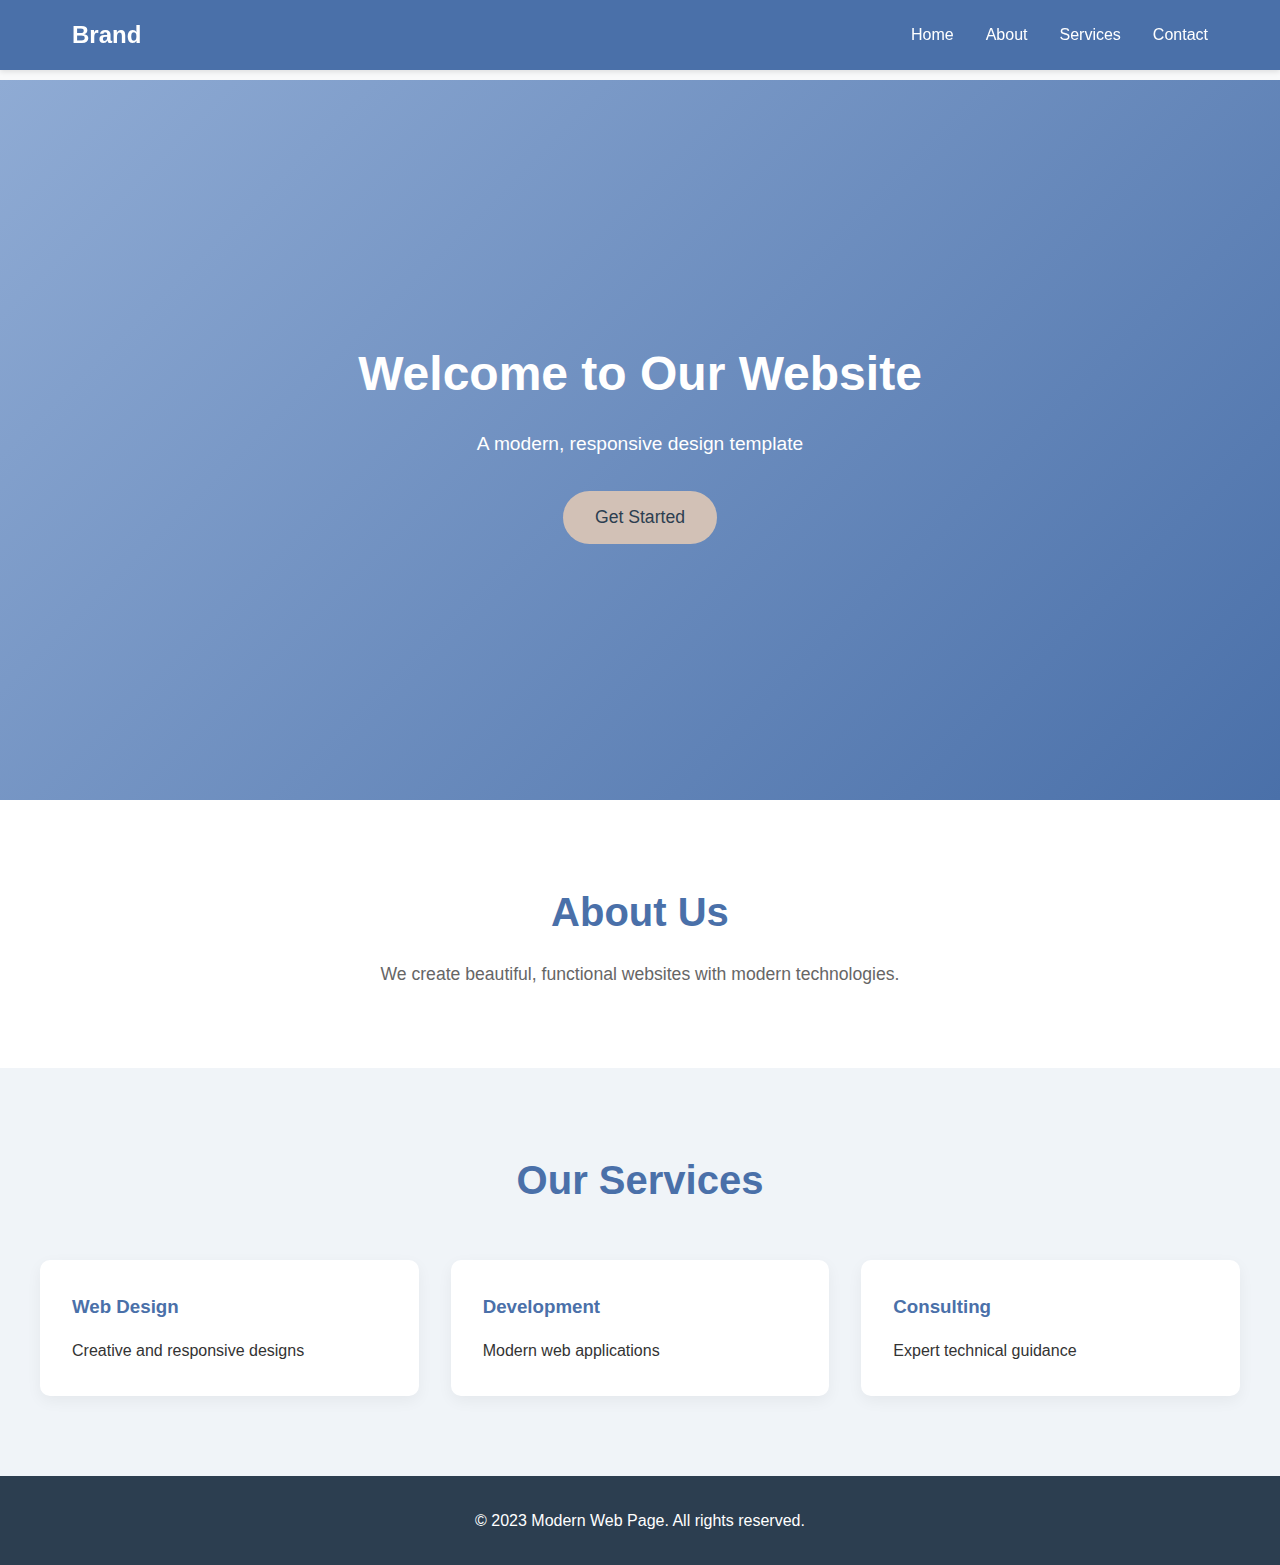
<file: index.html>
<!doctype html>
<html lang="en">
  <head>
    <meta charset="UTF-8" />
    <meta name="viewport" content="width=device-width, initial-scale=1.0" />
    <title>Modern Web Page</title>
    <link rel="stylesheet" href="style.css" />
  </head>
  <body>
    <header>
      <nav>
        <div class="logo">Brand</div>
        <ul class="nav-links">
          <li><a href="#home">Home</a></li>
          <li><a href="#about">About</a></li>
          <li><a href="#services">Services</a></li>
          <li><a href="#contact">Contact</a></li>
        </ul>
      </nav>
    </header>

    <main>
      <section id="home" class="hero">
        <h1>Welcome to Our Website</h1>
        <p>A modern, responsive design template</p>
        <button class="cta-button">Get Started</button>
      </section>

      <section id="about" class="about">
        <h2>About Us</h2>
        <p>
          We create beautiful, functional websites with modern technologies.
        </p>
      </section>

      <section id="services" class="services">
        <h2>Our Services</h2>
        <div class="service-grid">
          <div class="service-card">
            <h3>Web Design</h3>
            <p>Creative and responsive designs</p>
          </div>
          <div class="service-card">
            <h3>Development</h3>
            <p>Modern web applications</p>
          </div>
          <div class="service-card">
            <h3>Consulting</h3>
            <p>Expert technical guidance</p>
          </div>
        </div>
      </section>
    </main>

    <footer>
      <p>&copy; 2023 Modern Web Page. All rights reserved.</p>
    </footer>
  </body>
</html>
</file>
<file: style.css>
/* Reset and base styles */
* {
  margin: 0;
  padding: 0;
  box-sizing: border-box;
}

body {
  font-family: "Segoe UI", Tahoma, Geneva, Verdana, sans-serif;
  line-height: 1.6;
  color: #333;
  background-color: #f8f9fa;
}

/* Header styles */
header {
  background-color: #4a70a9;
  color: white;
  padding: 1rem 0;
  position: fixed;
  width: 100%;
  top: 0;
  z-index: 1000;
  box-shadow: 0 2px 5px rgba(0, 0, 0, 0.1);
}

nav {
  display: flex;
  justify-content: space-between;
  align-items: center;
  max-width: 1200px;
  margin: 0 auto;
  padding: 0 2rem;
}

.logo {
  font-size: 1.5rem;
  font-weight: bold;
}

.nav-links {
  display: flex;
  list-style: none;
}

.nav-links li {
  margin-left: 2rem;
}

.nav-links a {
  color: white;
  text-decoration: none;
  transition: color 0.3s;
}

.nav-links a:hover {
  color: #d2c1b6;
}

/* Main content */
main {
  margin-top: 80px;
}

/* Hero section */
.hero {
  background: linear-gradient(135deg, #8fabd4 0%, #4a70a9 100%);
  color: white;
  text-align: center;
  padding: 5rem 1rem;
  min-height: 80vh;
  display: flex;
  flex-direction: column;
  justify-content: center;
  align-items: center;
}

.hero h1 {
  font-size: 3rem;
  margin-bottom: 1rem;
}

.hero p {
  font-size: 1.2rem;
  margin-bottom: 2rem;
}

.cta-button {
  background-color: #d2c1b6;
  color: #2c3e50;
  border: none;
  padding: 1rem 2rem;
  font-size: 1.1rem;
  border-radius: 30px;
  cursor: pointer;
  transition:
    transform 0.3s,
    box-shadow 0.3s;
}

.cta-button:hover {
  transform: translateY(-3px);
  box-shadow: 0 5px 15px rgba(0, 0, 0, 0.2);
}

/* About section */
.about {
  padding: 5rem 2rem;
  text-align: center;
  background-color: white;
}

.about h2 {
  font-size: 2.5rem;
  margin-bottom: 1rem;
  color: #4a70a9;
}

.about p {
  max-width: 600px;
  margin: 0 auto;
  font-size: 1.1rem;
  color: #666;
}

/* Services section */
.services {
  padding: 5rem 2rem;
  background-color: #f0f4f8;
}

.services h2 {
  text-align: center;
  font-size: 2.5rem;
  margin-bottom: 3rem;
  color: #4a70a9;
}

.service-grid {
  display: grid;
  grid-template-columns: repeat(auto-fit, minmax(300px, 1fr));
  gap: 2rem;
  max-width: 1200px;
  margin: 0 auto;
}

.service-card {
  background: white;
  padding: 2rem;
  border-radius: 10px;
  box-shadow: 0 5px 15px rgba(0, 0, 0, 0.05);
  transition: transform 0.3s;
}

.service-card:hover {
  transform: translateY(-10px);
}

.service-card h3 {
  color: #4a70a9;
  margin-bottom: 1rem;
}

/* Footer */
footer {
  background-color: #2c3e50;
  color: white;
  text-align: center;
  padding: 2rem;
}

/* Responsive design */
@media (max-width: 768px) {
  nav {
    flex-direction: column;
    padding: 1rem;
  }

  .nav-links {
    margin-top: 1rem;
  }

  .nav-links li {
    margin: 0 1rem;
  }

  .hero h1 {
    font-size: 2rem;
  }

  .hero {
    padding: 3rem 1rem;
  }

  .about h2,
  .services h2 {
    font-size: 2rem;
  }
}
</file>
